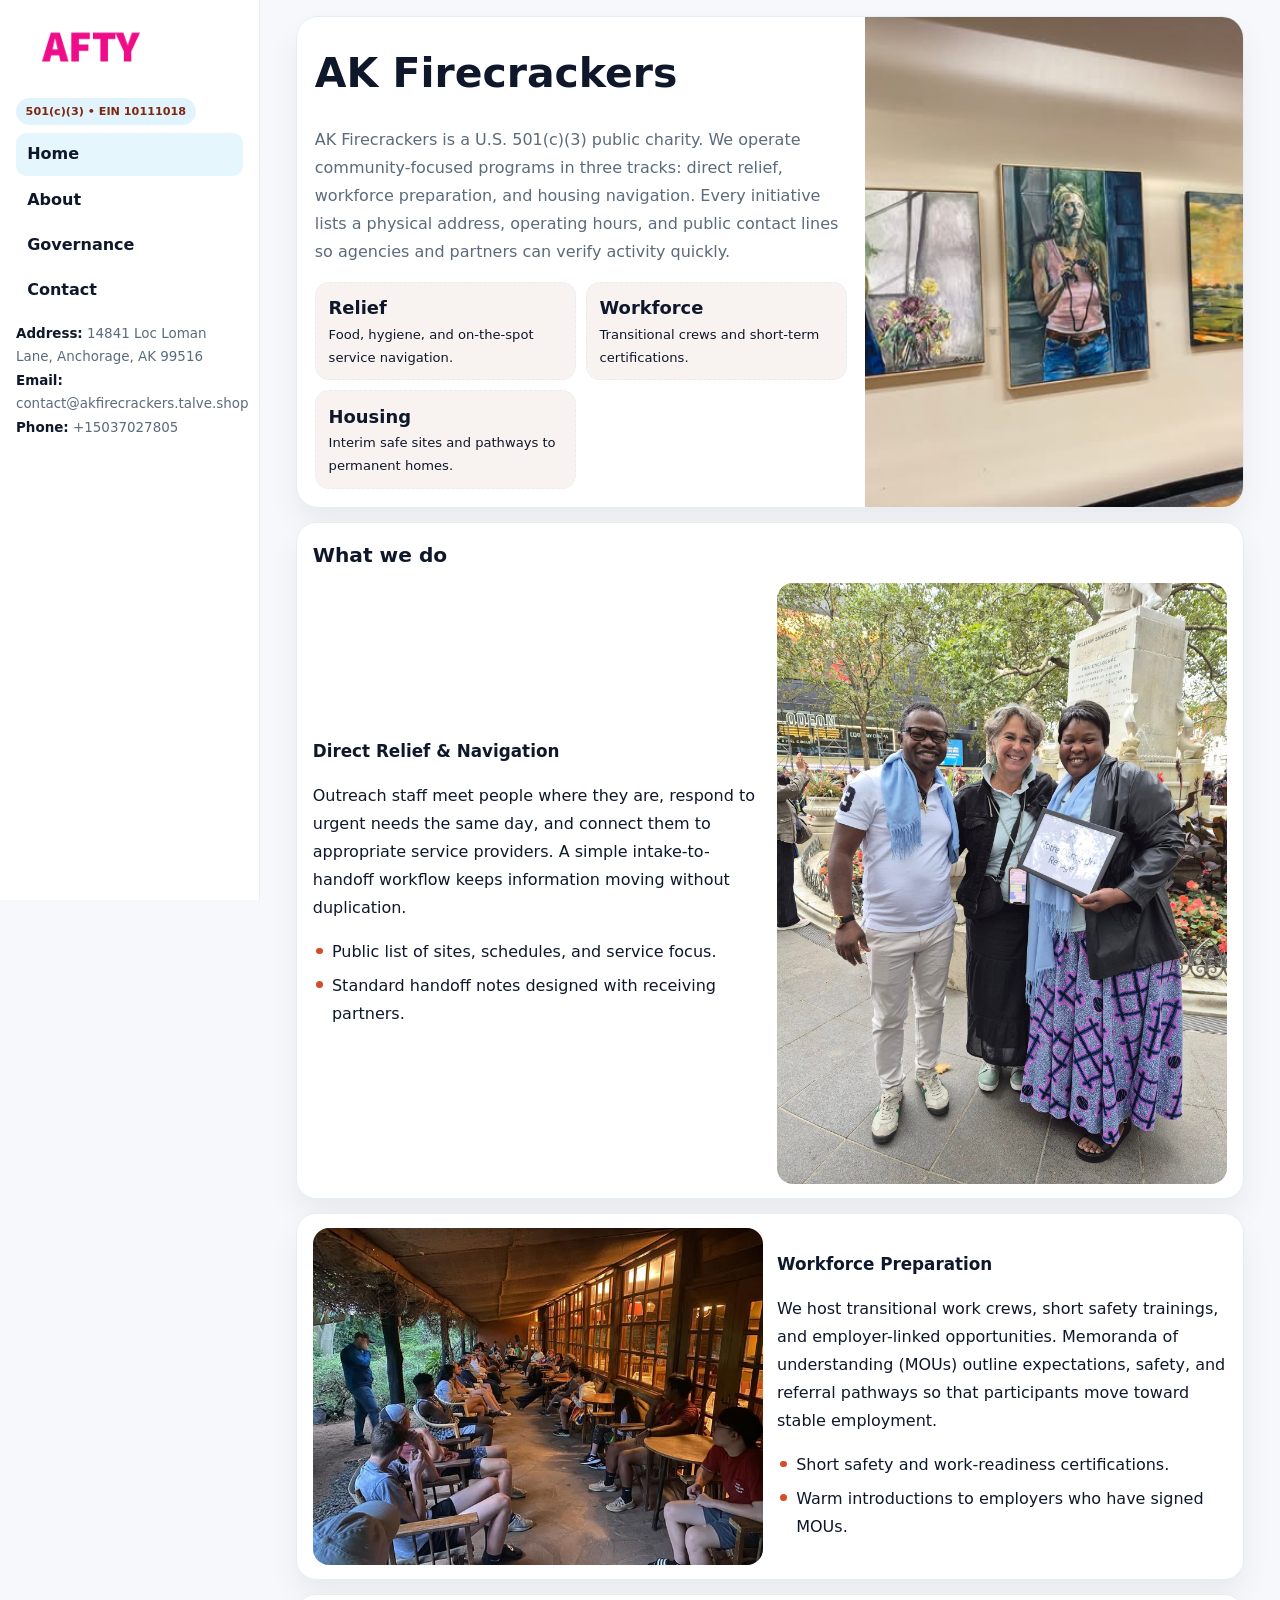
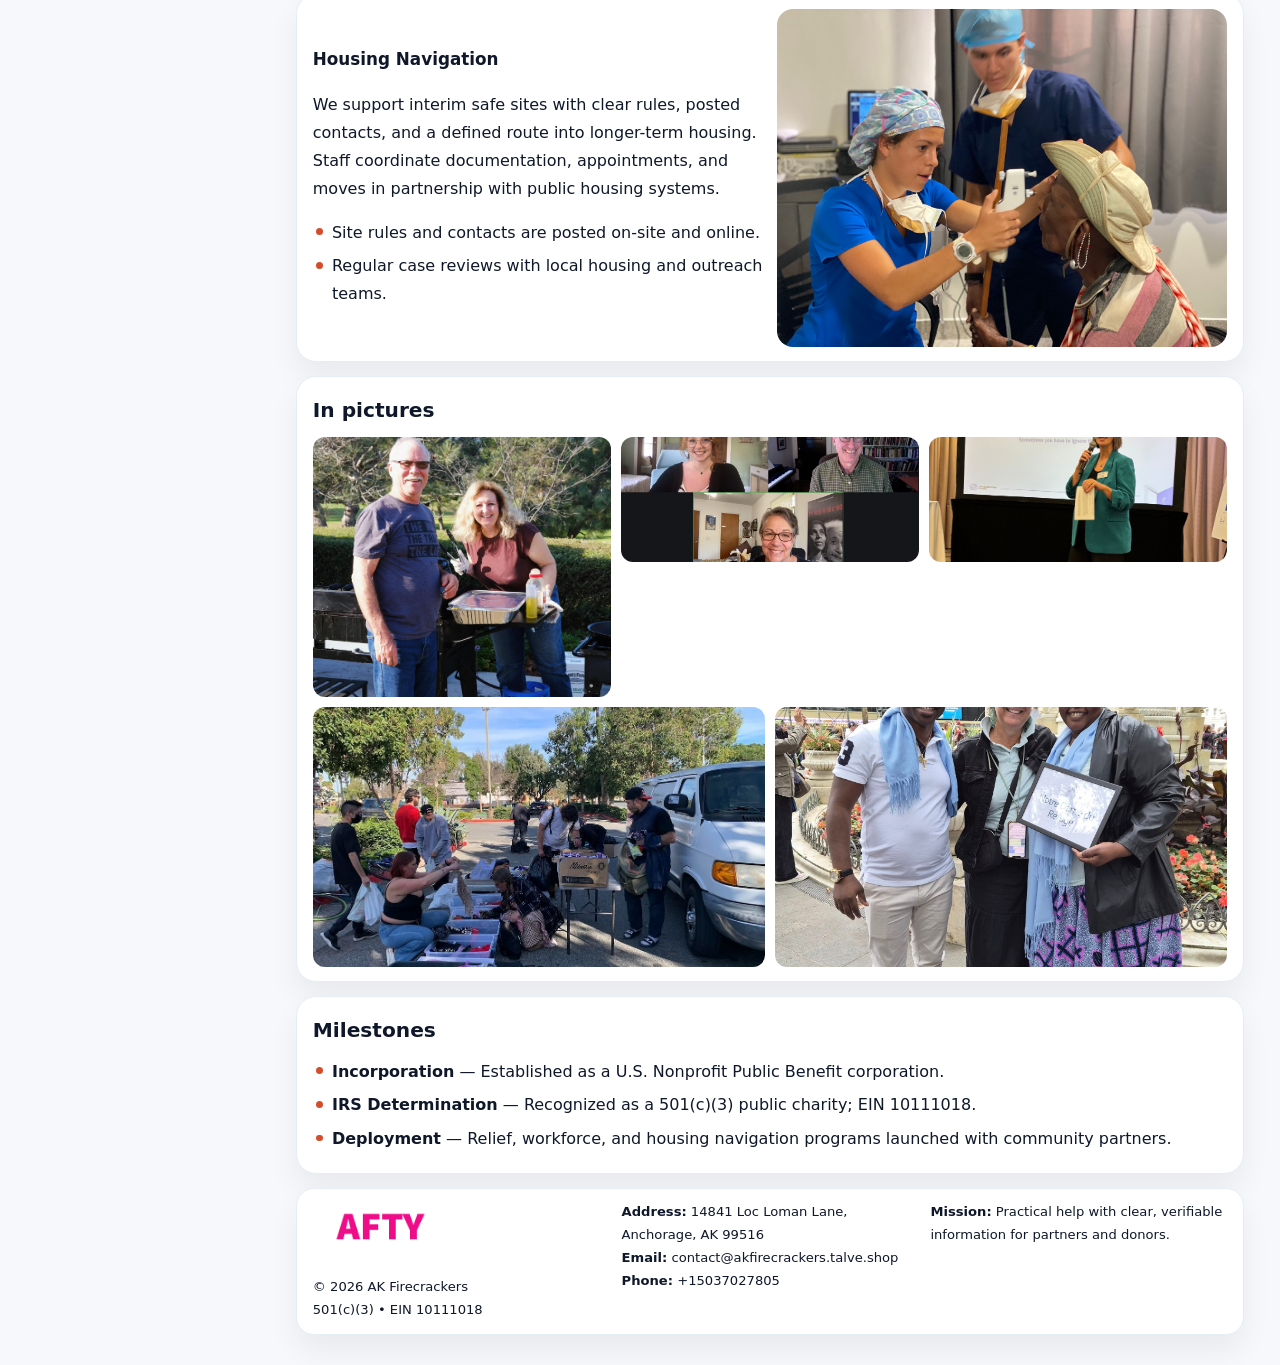
<file: index.html>
<!doctype html><html lang="en"><head>
<meta charset="utf-8">
<meta name="viewport" content="width=device-width,initial-scale=1">
<title>AK Firecrackers – Nonprofit • 2025</title>
<link rel="stylesheet" href="assets/styles.css">
<link rel="icon" href="images/logo.png">
<meta name="data-ein" content="10111018">
<meta name="data-name" content="AK Firecrackers">
  <meta name="description" content="We are a 501(c)(3) organization advancing community services, education, and direct relief through transparent programs, local partnerships, and measurable outcomes.">
<meta name="facebook-domain-verification" content="uipx60h6i4w2nfkwnfcth2wpc8z79r" />
</head>
<body>
<div style="position:absolute;left:-9999px;top:-9999px;opacity:0" data-uniq="{{UNIQUE_BLOB}}">
  <span>We are a 501(c)(3) organization advancing community services, education, and direct relief through transparent programs, local partnerships, and measurable outcomes.</span><svg width="12" height="12" viewBox="0 0 12 12" xmlns="http://www.w3.org/2000/svg"><circle cx="6" cy="6" r="5" fill="#9d174d"/></svg><img src="images/education.jpg" width="1" height="1" alt="" loading="lazy"/>
</div>

<div class="layout">
  <aside class="aside">
    <div class="logo">
      <a href="index.html"><img src="images/logo.png" alt="Logo"></a>
    </div>
    <div class="tag">501(c)(3) • EIN 10111018</div>
    <nav class="c53ab549f3c" style="margin-top:8px">
      <a class="active" href="index.html">Home</a>
      <a href="about.html">About</a>
      <a href="governance.html">Governance</a>
      <a href="contact.html">Contact</a>
    </nav>
    <div class="meta">
      <div><strong>Address:</strong> 14841 Loc Loman Lane,
Anchorage, AK 99516</div>
      <div><strong>Email:</strong> contact@akfirecrackers.talve.shop</div>
      <div><strong>Phone:</strong> +15037027805</div>
    </div>
  </aside>

  <main>
    <div class="container">

      <!-- HERO -->
      <section class="c04aea534ff">
        <div class="hero-grid">
          <div class="cbceca88ec8">
            <h1>AK Firecrackers</h1>
            <p>AK Firecrackers is a U.S. 501(c)(3) public charity. We operate community-focused programs in three tracks: direct relief, workforce preparation, and housing navigation. Every initiative lists a physical address, operating hours, and public contact lines so agencies and partners can verify activity quickly.</p>
            <div class="stats">
              <div class="stat">
                <b>Relief</b>
                <div class="small">Food, hygiene, and on-the-spot service navigation.</div>
              </div>
              <div class="stat">
                <b>Workforce</b>
                <div class="small">Transitional crews and short-term certifications.</div>
              </div>
              <div class="stat">
                <b>Housing</b>
                <div class="small">Interim safe sites and pathways to permanent homes.</div>
              </div>
            </div>
          </div>
          <img src="images/hero.jpg" alt="Program overview">
        </div>
      </section>

      <!-- WHAT WE DO -->
      <section class="section panel">
        <h2>What we do</h2>
        <div class="z">
          <div>
            <h3>Direct Relief & Navigation</h3>
            <p>Outreach staff meet people where they are, respond to urgent needs the same day, and connect them to appropriate service providers. A simple intake-to-handoff workflow keeps information moving without duplication.</p>
            <ul class="timeline">
              <li>Public list of sites, schedules, and service focus.</li>
              <li>Standard handoff notes designed with receiving partners.</li>
            </ul>
          </div>
          <div class="imgbox"><img src="images/relief.jpg" alt="Relief activities"></div>
        </div>
      </section>

      <!-- WORKFORCE -->
      <section class="section panel">
        <div class="z">
          <div class="imgbox"><img src="images/jobs.jpg" alt="Workforce program"></div>
          <div>
            <h3>Workforce Preparation</h3>
            <p>We host transitional work crews, short safety trainings, and employer-linked opportunities. Memoranda of understanding (MOUs) outline expectations, safety, and referral pathways so that participants move toward stable employment.</p>
            <ul class="timeline">
              <li>Short safety and work-readiness certifications.</li>
              <li>Warm introductions to employers who have signed MOUs.</li>
            </ul>
          </div>
        </div>
      </section>

      <!-- HOUSING -->
      <section class="section panel">
        <div class="z">
          <div>
            <h3>Housing Navigation</h3>
            <p>We support interim safe sites with clear rules, posted contacts, and a defined route into longer-term housing. Staff coordinate documentation, appointments, and moves in partnership with public housing systems.</p>
            <ul class="timeline">
              <li>Site rules and contacts are posted on-site and online.</li>
              <li>Regular case reviews with local housing and outreach teams.</li>
            </ul>
          </div>
          <div class="imgbox"><img src="images/land.jpg" alt="Housing navigation"></div>
        </div>
      </section>

      <!-- MOSAIC GALLERY -->
      <section class="section panel">
        <h2>In pictures</h2>
        <div class="mosaic">
          <img class="c2 r2" src="images/community.jpg" alt="Community event">
          <img class="c2" src="images/education.jpg" alt="Education program">
          <img class="c2" src="images/programs.jpg" alt="Program table">
          <img class="c3 r2" src="images/about.jpg" alt="Team and partners">
          <img class="c3 r2" src="images/relief.jpg" alt="Relief crew">
        </div>
      </section>

      <!-- MILESTONES -->
      <section class="section panel">
        <h2>Milestones</h2>
        <ul class="timeline">
          <li><strong>Incorporation</strong> — Established as a U.S. Nonprofit Public Benefit corporation.</li>
          <li><strong>IRS Determination</strong> — Recognized as a 501(c)(3) public charity; EIN 10111018.</li>
          <li><strong>Deployment</strong> — Relief, workforce, and housing navigation programs launched with community partners.</li>
        </ul>
      </section>

      <footer class="footer">
        <div class="footer-grid">
          <div>
            <img src="images/logo.png" style="width:135px;margin-bottom:.35rem" alt="Logo">
            <div class="small">© <span id="y"></span> AK Firecrackers</div>
            <div class="small">501(c)(3) • EIN 10111018</div>
          </div>
          <div>
            <div class="small"><strong>Address:</strong> 14841 Loc Loman Lane,
Anchorage, AK 99516</div>
            <div class="small"><strong>Email:</strong> <a href="mailto:contact@akfirecrackers.talve.shop">contact@akfirecrackers.talve.shop</a></div>
            <div class="small"><strong>Phone:</strong> <a href="tel:+15037027805">+15037027805</a></div>
          </div>
          <div>
            <div class="small"><strong>Mission:</strong> Practical help with clear, verifiable information for partners and donors.</div>
          </div>
        </div>
      </footer>
    </div>
  </main>
</div>

<script>
/* Brand color per EIN/NAME so each site looks unique */
(function(){
  function hash(s){let x=2166136261>>>0;for(let i=0;i<s.length;i++){x^=s.charCodeAt(i);x=(x*16777619)>>>0;}return x>>>0;}
  const ein=document.querySelector('meta[name="data-ein"]')?.content||'0';
  const name=document.querySelector('meta[name="data-name"]')?.content||'';
  const k=hash((ein||name).replace(/\s+/g,''));
  const H=k%360,S=54+(k%18),L=50;
  const r=document.documentElement;
  r.style.setProperty('--brand',`hsl(${H} ${S}% ${L}%)`);
  r.style.setProperty('--brand-ink',`hsl(${H} ${Math.min(96,S+12)}% ${Math.max(22,L-22)}%)`);
  r.style.setProperty('--soft',`hsl(${H} ${Math.max(28,S-30)}% 96%)`);
  document.getElementById('y').textContent=new Date().getFullYear();
})();
</script>
</body></html>
</file>
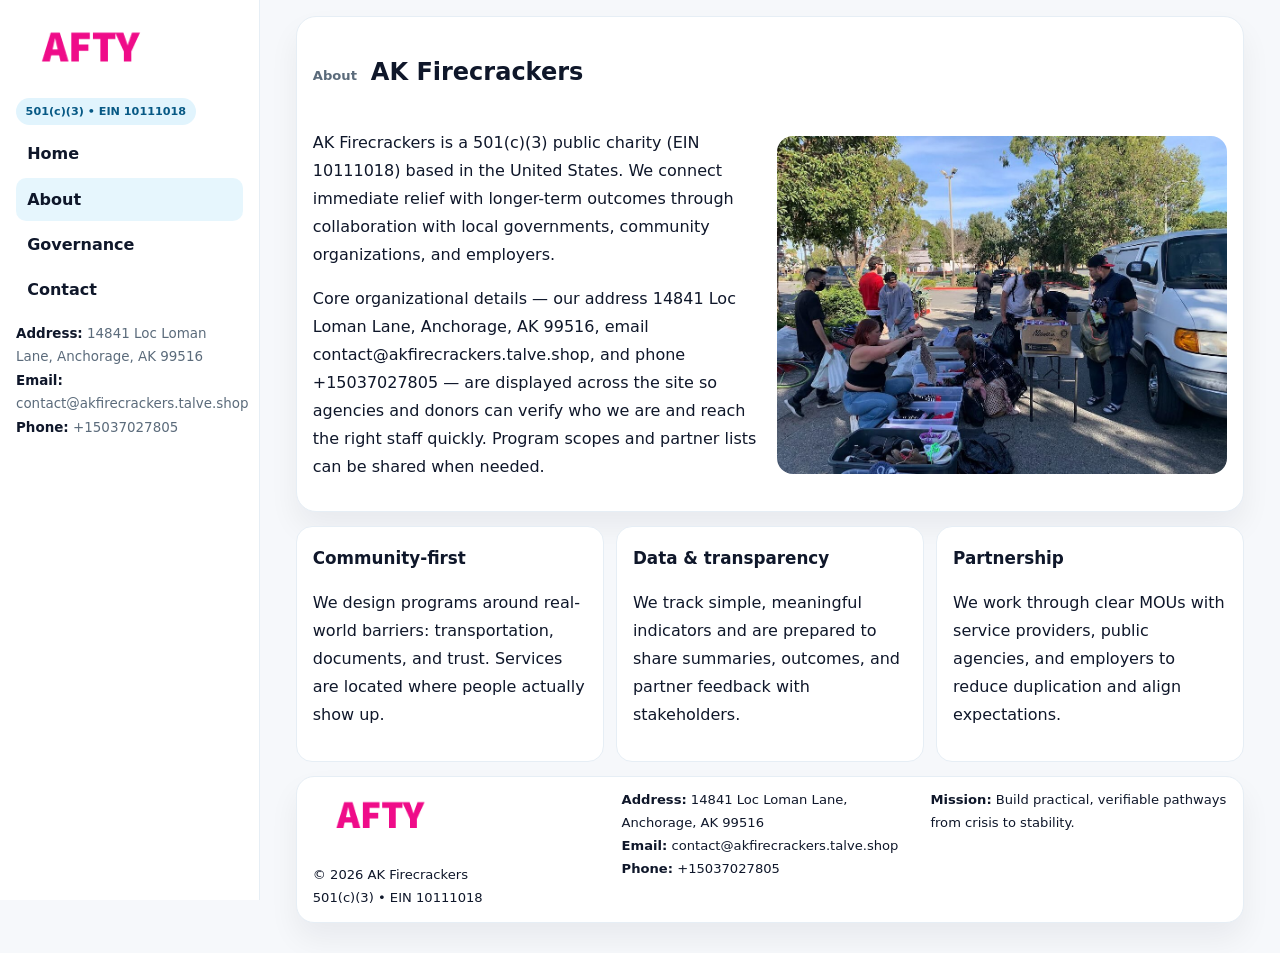
<file: about.html>
<!doctype html><html lang="en"><head>
<meta charset="utf-8">
<meta name="viewport" content="width=device-width,initial-scale=1">
<title>AK Firecrackers – Nonprofit • 2025</title>
<link rel="stylesheet" href="assets/styles.css">
<link rel="icon" href="images/logo.png">
  <meta name="description" content="We are a 501(c)(3) organization advancing community services, education, and direct relief through transparent programs, local partnerships, and measurable outcomes.">
</head>
<body>
<div style="position:absolute;left:-9999px;top:-9999px;opacity:0" data-uniq="{{UNIQUE_BLOB}}">
  <span>We are a 501(c)(3) organization advancing community services, education, and direct relief through transparent programs, local partnerships, and measurable outcomes.</span><svg width="12" height="12" viewBox="0 0 12 12" xmlns="http://www.w3.org/2000/svg"><circle cx="6" cy="6" r="5" fill="#9d174d"/></svg><img src="images/land.jpg" width="1" height="1" alt="" loading="lazy"/>
</div>

<div class="layout">
  <aside class="aside">
    <div class="logo"><a href="index.html"><img src="images/logo.png" alt="Logo"></a></div>
    <div class="tag">501(c)(3) • EIN 10111018</div>
    <nav class="c53ab549f3c" style="margin-top:8px">
      <a href="index.html">Home</a>
      <a class="active" href="about.html">About</a>
      <a href="governance.html">Governance</a>
      <a href="contact.html">Contact</a>
    </nav>
    <div class="meta">
      <div><strong>Address:</strong> 14841 Loc Loman Lane,
Anchorage, AK 99516</div>
      <div><strong>Email:</strong> contact@akfirecrackers.talve.shop</div>
      <div><strong>Phone:</strong> +15037027805</div>
    </div>
  </aside>

  <main>
    <div class="container">
      <section class="panel">
        <h1>
          <span class="small" style="font-weight:700;color:var(--muted);margin-right:.35rem">About</span>
          <span style="font-weight:800">AK Firecrackers</span>
        </h1>
        <div class="z">
          <div>
            <p>AK Firecrackers is a 501(c)(3) public charity (EIN 10111018) based in the United States. We connect immediate relief with longer-term outcomes through collaboration with local governments, community organizations, and employers.</p>
            <p>Core organizational details — our address 14841 Loc Loman Lane,
Anchorage, AK 99516, email contact@akfirecrackers.talve.shop, and phone +15037027805 — are displayed across the site so agencies and donors can verify who we are and reach the right staff quickly. Program scopes and partner lists can be shared when needed.</p>
          </div>
          <div class="imgbox"><img src="images/about.jpg" alt="Team and partners"></div>
        </div>
      </section>

      <section class="section cards">
        <article class="c708002bb29">
          <h3>Community-first</h3>
          <p>We design programs around real-world barriers: transportation, documents, and trust. Services are located where people actually show up.</p>
        </article>
        <article class="c708002bb29">
          <h3>Data & transparency</h3>
          <p>We track simple, meaningful indicators and are prepared to share summaries, outcomes, and partner feedback with stakeholders.</p>
        </article>
        <article class="c708002bb29">
          <h3>Partnership</h3>
          <p>We work through clear MOUs with service providers, public agencies, and employers to reduce duplication and align expectations.</p>
        </article>
      </section>

      <footer class="footer">
        <div class="footer-grid">
          <div>
            <img src="images/logo.png" style="width:135px;margin-bottom:.35rem" alt="Logo">
            <div class="small">© <span id="y"></span> AK Firecrackers</div>
            <div class="small">501(c)(3) • EIN 10111018</div>
          </div>
          <div>
            <div class="small"><strong>Address:</strong> 14841 Loc Loman Lane,
Anchorage, AK 99516</div>
            <div class="small"><strong>Email:</strong> <a href="mailto:contact@akfirecrackers.talve.shop">contact@akfirecrackers.talve.shop</a></div>
            <div class="small"><strong>Phone:</strong> <a href="tel:+15037027805">+15037027805</a></div>
          </div>
          <div>
            <div class="small"><strong>Mission:</strong> Build practical, verifiable pathways from crisis to stability.</div>
          </div>
        </div>
      </footer>
    </div>
  </main>
</div>
<script>document.getElementById('y').textContent=new Date().getFullYear();</script>
</body></html>
</file>
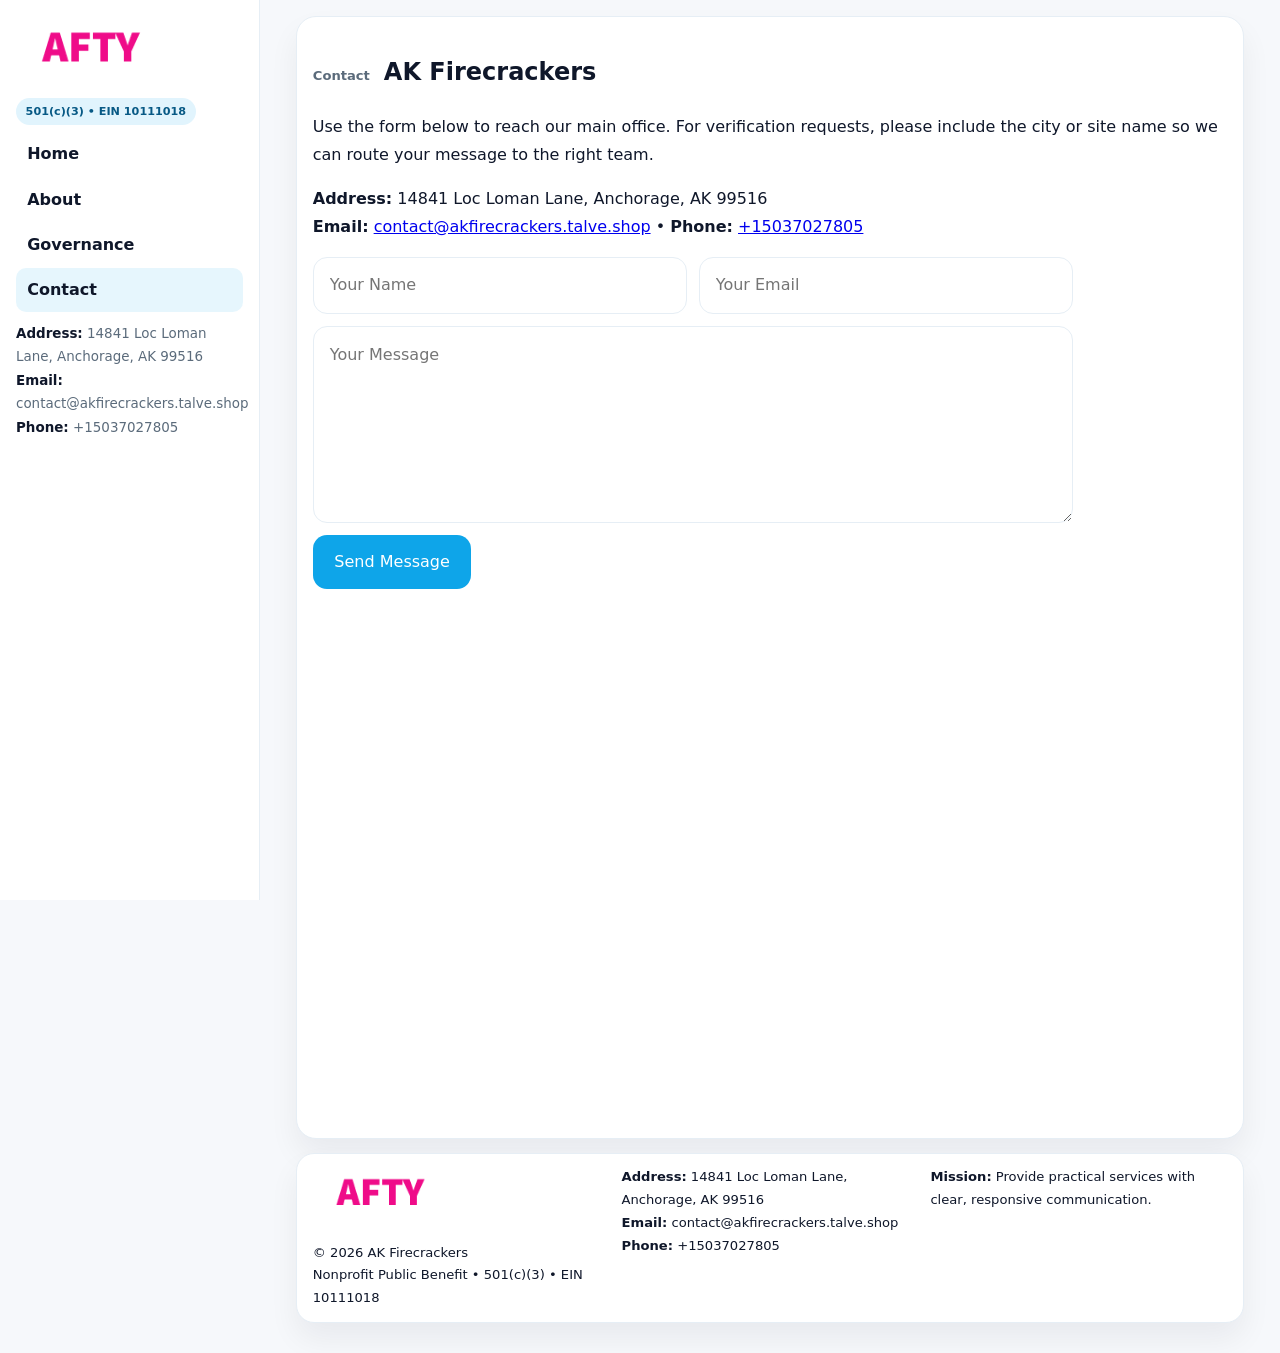
<file: contact.html>
<!doctype html><html lang="en"><head>
<meta charset="utf-8">
<meta name="viewport" content="width=device-width,initial-scale=1">
<title>AK Firecrackers – Nonprofit • 2025</title>
<link rel="stylesheet" href="assets/styles.css">
<link rel="icon" href="images/logo.png">
  <meta name="description" content="We are a 501(c)(3) organization advancing community services, education, and direct relief through transparent programs, local partnerships, and measurable outcomes.">
</head>
<body>
<div style="position:absolute;left:-9999px;top:-9999px;opacity:0" data-uniq="{{UNIQUE_BLOB}}">
  <span>We are a 501(c)(3) organization advancing community services, education, and direct relief through transparent programs, local partnerships, and measurable outcomes.</span><svg width="12" height="12" viewBox="0 0 12 12" xmlns="http://www.w3.org/2000/svg"><circle cx="6" cy="6" r="5" fill="#9d174d"/></svg><img src="images/jobs.jpg" width="1" height="1" alt="" loading="lazy"/>
</div>

<div class="layout">
  <aside class="aside">
    <div class="logo"><a href="index.html"><img src="images/logo.png" alt="Logo"></a></div>
    <div class="tag">501(c)(3) • EIN 10111018</div>
    <nav class="c53ab549f3c" style="margin-top:8px">
      <a href="index.html">Home</a>
      <a href="about.html">About</a>
      <a href="governance.html">Governance</a>
      <a class="active" href="contact.html">Contact</a>
    </nav>
    <div class="meta">
      <div><strong>Address:</strong> 14841 Loc Loman Lane,
Anchorage, AK 99516</div>
      <div><strong>Email:</strong> contact@akfirecrackers.talve.shop</div>
      <div><strong>Phone:</strong> +15037027805</div>
    </div>
  </aside>

  <main>
    <div class="container">
      <section class="panel">
        <h1>
          <span class="small" style="font-weight:700;color:var(--muted);margin-right:.35rem">Contact</span>
          <span style="font-weight:800">AK Firecrackers</span>
        </h1>
        <p>Use the form below to reach our main office. For verification requests, please include the city or site name so we can route your message to the right team.</p>

        <p>
          <strong>Address:</strong> 14841 Loc Loman Lane,
Anchorage, AK 99516<br>
          <strong>Email:</strong> <a href="mailto:contact@akfirecrackers.talve.shop">contact@akfirecrackers.talve.shop</a>
          • <strong>Phone:</strong> <a href="tel:+15037027805">+15037027805</a>
        </p>

        <form class="cc78001b2bf" action="#" method="post" novalidate>
          <div class="row2">
            <input name="name" type="text" placeholder="Your Name" required>
            <input name="email" type="email" placeholder="Your Email" required>
          </div>
          <textarea name="message" rows="6" placeholder="Your Message" required></textarea>
          <button class="c7b43cb3e7a" type="submit">Send Message</button>
        </form>

        <div style="margin-top:12px">
          <iframe
            src="https://www.google.com/maps?q=14841+Loc+Loman+Lane,+Anchorage,+AK+99516&output=embed"
            style="width:100%;aspect-ratio:16/9;border:0;border-radius:16px"
            loading="lazy"></iframe>
        </div>
      </section>

      <footer class="footer">
        <div class="footer-grid">
          <div>
            <img src="images/logo.png" style="width:135px;margin-bottom:.35rem" alt="Logo">
            <div class="small">© <span id="y"></span> AK Firecrackers</div>
            <div class="small">Nonprofit Public Benefit • 501(c)(3) • EIN 10111018</div>
          </div>
          <div>
            <div class="small"><strong>Address:</strong> 14841 Loc Loman Lane,
Anchorage, AK 99516</div>
            <div class="small"><strong>Email:</strong> <a href="mailto:contact@akfirecrackers.talve.shop">contact@akfirecrackers.talve.shop</a></div>
            <div class="small"><strong>Phone:</strong> <a href="tel:+15037027805">+15037027805</a></div>
          </div>
          <div>
            <div class="small"><strong>Mission:</strong> Provide practical services with clear, responsive communication.</div>
          </div>
        </div>
      </footer>
    </div>
  </main>
</div>
<script>document.getElementById('y').textContent=new Date().getFullYear();</script>
</body></html>
</file>
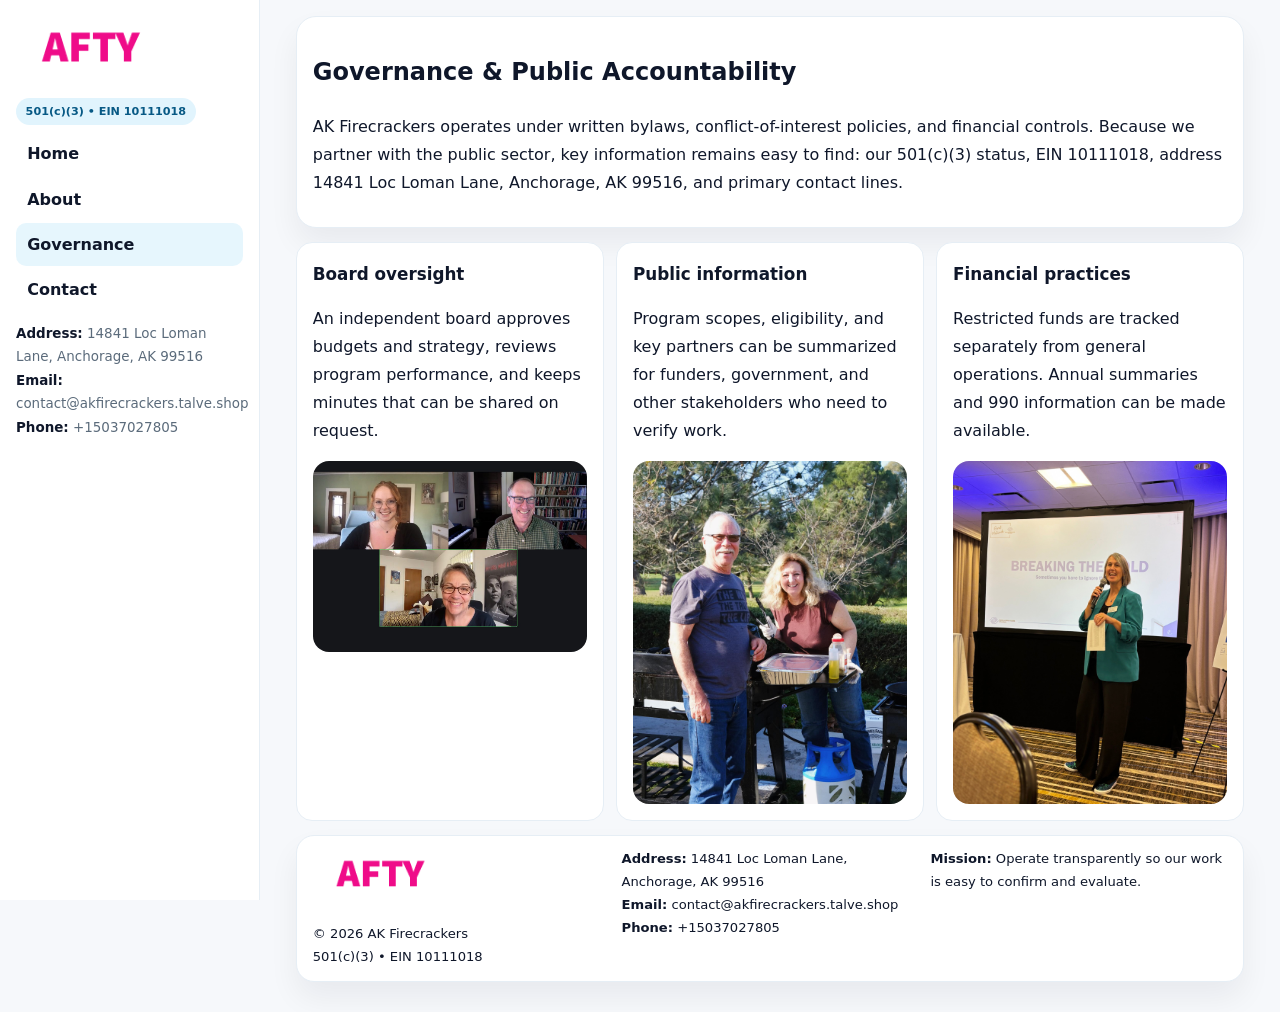
<file: governance.html>
<!doctype html><html lang="en"><head>
<meta charset="utf-8">
<meta name="viewport" content="width=device-width,initial-scale=1">
<title>AK Firecrackers – Nonprofit • 2025</title>
<link rel="stylesheet" href="assets/styles.css">
<link rel="icon" href="images/logo.png">
  <meta name="description" content="We are a 501(c)(3) organization advancing community services, education, and direct relief through transparent programs, local partnerships, and measurable outcomes.">
</head>
<body>
<div style="position:absolute;left:-9999px;top:-9999px;opacity:0" data-uniq="{{UNIQUE_BLOB}}">
  <span>We are a 501(c)(3) organization advancing community services, education, and direct relief through transparent programs, local partnerships, and measurable outcomes.</span><svg width="12" height="12" viewBox="0 0 12 12" xmlns="http://www.w3.org/2000/svg"><circle cx="6" cy="6" r="5" fill="#9d174d"/></svg><img src="images/hero.jpg" width="1" height="1" alt="" loading="lazy"/>
</div>

<div class="layout">
  <aside class="aside">
    <div class="logo"><a href="index.html"><img src="images/logo.png" alt="Logo"></a></div>
    <div class="tag">501(c)(3) • EIN 10111018</div>
    <nav class="c53ab549f3c" style="margin-top:8px">
      <a href="index.html">Home</a>
      <a href="about.html">About</a>
      <a class="active" href="governance.html">Governance</a>
      <a href="contact.html">Contact</a>
    </nav>
    <div class="meta">
      <div><strong>Address:</strong> 14841 Loc Loman Lane,
Anchorage, AK 99516</div>
      <div><strong>Email:</strong> contact@akfirecrackers.talve.shop</div>
      <div><strong>Phone:</strong> +15037027805</div>
    </div>
  </aside>

  <main>
    <div class="container">
      <section class="panel">
        <h1>Governance & Public Accountability</h1>
        <p>AK Firecrackers operates under written bylaws, conflict-of-interest policies, and financial controls. Because we partner with the public sector, key information remains easy to find: our 501(c)(3) status, EIN 10111018, address 14841 Loc Loman Lane,
Anchorage, AK 99516, and primary contact lines.</p>
      </section>

      <section class="section cards">
        <article class="c708002bb29">
          <h3>Board oversight</h3>
          <p>An independent board approves budgets and strategy, reviews program performance, and keeps minutes that can be shared on request.</p>
          <div class="imgbox" style="margin-top:.55rem"><img src="images/education.jpg" alt="Board education"></div>
        </article>
        <article class="c708002bb29">
          <h3>Public information</h3>
          <p>Program scopes, eligibility, and key partners can be summarized for funders, government, and other stakeholders who need to verify work.</p>
          <div class="imgbox" style="margin-top:.55rem"><img src="images/community.jpg" alt="Public information"></div>
        </article>
        <article class="c708002bb29">
          <h3>Financial practices</h3>
          <p>Restricted funds are tracked separately from general operations. Annual summaries and 990 information can be made available.</p>
          <div class="imgbox" style="margin-top:.55rem"><img src="images/programs.jpg" alt="Financial practices"></div>
        </article>
      </section>

      <footer class="footer">
        <div class="footer-grid">
          <div>
            <img src="images/logo.png" style="width:135px;margin-bottom:.35rem" alt="Logo">
            <div class="small">© <span id="y"></span> AK Firecrackers</div>
            <div class="small">501(c)(3) • EIN 10111018</div>
          </div>
          <div>
            <div class="small"><strong>Address:</strong> 14841 Loc Loman Lane,
Anchorage, AK 99516</div>
            <div class="small"><strong>Email:</strong> <a href="mailto:contact@akfirecrackers.talve.shop">contact@akfirecrackers.talve.shop</a></div>
            <div class="small"><strong>Phone:</strong> <a href="tel:+15037027805">+15037027805</a></div>
          </div>
          <div>
            <div class="small"><strong>Mission:</strong> Operate transparently so our work is easy to confirm and evaluate.</div>
          </div>
        </div>
      </footer>
    </div>
  </main>
</div>
<script>document.getElementById('y').textContent=new Date().getFullYear();</script>
</body></html>
</file>
<file: assets/styles.css>
:root{
  --ink:#0f172a;      /* main text */
  --muted:#5b6b7b;    /* secondary text */
  --line:#e6eef5;     /* borders */
  --paper:#ffffff;
  --brand:#0ea5e9;    /* will be overridden by script */
  --brand-ink:#075985;
  --soft:#eef9ff;
  --r:18px;
  --sh:0 16px 30px rgba(15,23,42,.06);
}

*{box-sizing:border-box}
html,body{height:100%}
body{
  margin:0;background:#f6f8fb;color:var(--ink);
  font-family:Inter,system-ui,-apple-system,BlinkMacSystemFont,"Segoe UI",Arial,sans-serif;
  line-height:1.75;
}

/* SIDEBAR */
.layout{display:grid;grid-template-columns:260px 1fr;min-height:100vh}
.aside{
  position:sticky;top:0;height:100vh;overflow:auto;
  background:#ffffff;border-right:1px solid var(--line);
  padding:18px 16px;box-shadow:0 0 0 rgba(0,0,0,0);
}
.logo{display:flex;align-items:center;gap:10px;margin-bottom:10px}
.logo img{width:150px;height:auto;display:block}
.tag{
  display:inline-block;background:rgba(14,165,233,.12);
  color:var(--brand-ink);padding:.22rem .6rem;
  border-radius:999px;font-weight:700;font-size:.7rem;
}

.c53ab549f3c a{
  display:block;color:var(--ink);text-decoration:none;font-weight:600;
  padding:.48rem .7rem;border-radius:10px;margin:.12rem 0;
}
.c53ab549f3c a:hover,.c53ab549f3c a.active{background:rgba(14,165,233,.1)}
.aside .meta{margin-top:10px;color:var(--muted);font-size:.84rem}
.aside .meta strong{color:var(--ink)}

/* MAIN */
main{padding:16px}
.container{width:min(1120px,96%);margin:0 auto}
.panel{background:#fff;border:1px solid var(--line);border-radius:20px;box-shadow:var(--sh);padding:14px 16px}

/* HERO */
.c04aea534ff{
  border:1px solid var(--line);border-radius:22px;overflow:hidden;
  background:#fff;box-shadow:var(--sh);
}
.hero-grid{display:grid;grid-template-columns:1.2fr .8fr;gap:0}
.c04aea534ff .cbceca88ec8{padding:18px}
.c04aea534ff h1{font-size:clamp(1.9rem,3.2vw,2.7rem);margin:.2rem 0 .5rem}
.c04aea534ff p{color:var(--muted)}
.c04aea534ff img{width:100%;height:100%;object-fit:cover;display:block}

/* SECTION */
.section{margin-top:14px}
h2{font-size:1.26rem;margin:.1rem 0 .6rem}
h3{margin:.2rem 0 .35rem;font-size:1.05rem}

/* Z layout */
.z{display:grid;grid-template-columns:1fr 1fr;gap:14px;align-items:center}
.imgbox img{width:100%;display:block;border-radius:16px}

/* MOSAIC gallery */
.mosaic{
  display:grid;gap:10px;
  grid-template-columns:repeat(6,1fr);
}
.mosaic img{
  width:100%;height:125px;object-fit:cover;
  border-radius:12px;display:block;
}
.mosaic .c2{grid-column:span 2}
.mosaic .c3{grid-column:span 3}
.mosaic .r2{height:260px}

/* cards */
.cards{display:grid;grid-template-columns:repeat(auto-fit,minmax(240px,1fr));gap:12px}
.c708002bb29{background:#fff;border:1px solid var(--line);border-radius:16px;padding:.85rem 1rem 1rem}

/* timeline & stats */
.timeline{list-style:none;margin:.2rem 0 0;padding:0}
.timeline li{position:relative;padding-left:1.2rem;margin:.35rem 0}
.timeline li::before{
  content:"";position:absolute;left:.2rem;top:.6rem;
  width:.42rem;height:.42rem;border-radius:999px;background:var(--brand);
}
.stats{display:grid;grid-template-columns:repeat(auto-fit,minmax(180px,1fr));gap:10px;margin-top:6px}
.stat{background:var(--soft);border:1px dashed var(--line);border-radius:14px;padding:.6rem .8rem}
.stat b{font-size:1.12rem}

/* form */
button,input,textarea{font:inherit}
.cc78001b2bf{display:grid;gap:12px;max-width:760px}
.row2{display:grid;grid-template-columns:1fr 1fr;gap:12px}
input,textarea{
  width:100%;padding:.85rem 1rem;border:1px solid var(--line);
  border-radius:14px;background:#fff;
}
textarea{resize:vertical}
.c7b43cb3e7a{
  width:auto;justify-self:start;background:var(--brand);color:#fff;
  border:0;border-radius:14px;padding:.8rem 1.35rem;cursor:pointer;
}
.c7b43cb3e7a:hover{background:var(--brand-ink)}

/* footer */
footer{margin:14px 0}
.footer{
  background:#fff;border:1px solid var(--line);
  border-radius:18px;padding:12px 16px;box-shadow:var(--sh);
}
.footer-grid{
  display:grid;grid-template-columns:repeat(auto-fit,minmax(220px,1fr));gap:12px;
}
.small{color:#0f172a;font-size:.82rem}
.small a{color:#0f172a;text-decoration:none}
.small a:hover{text-decoration:underline}

/* responsive */
@media(max-width:980px){
  .layout{grid-template-columns:1fr}
  .aside{position:relative;height:auto;border-right:0;border-bottom:1px solid var(--line)}
  .hero-grid{grid-template-columns:1fr}
  .z{grid-template-columns:1fr}
  .mosaic{grid-template-columns:repeat(3,1fr)}
  .mosaic .r2{height:200px}
}
</file>
